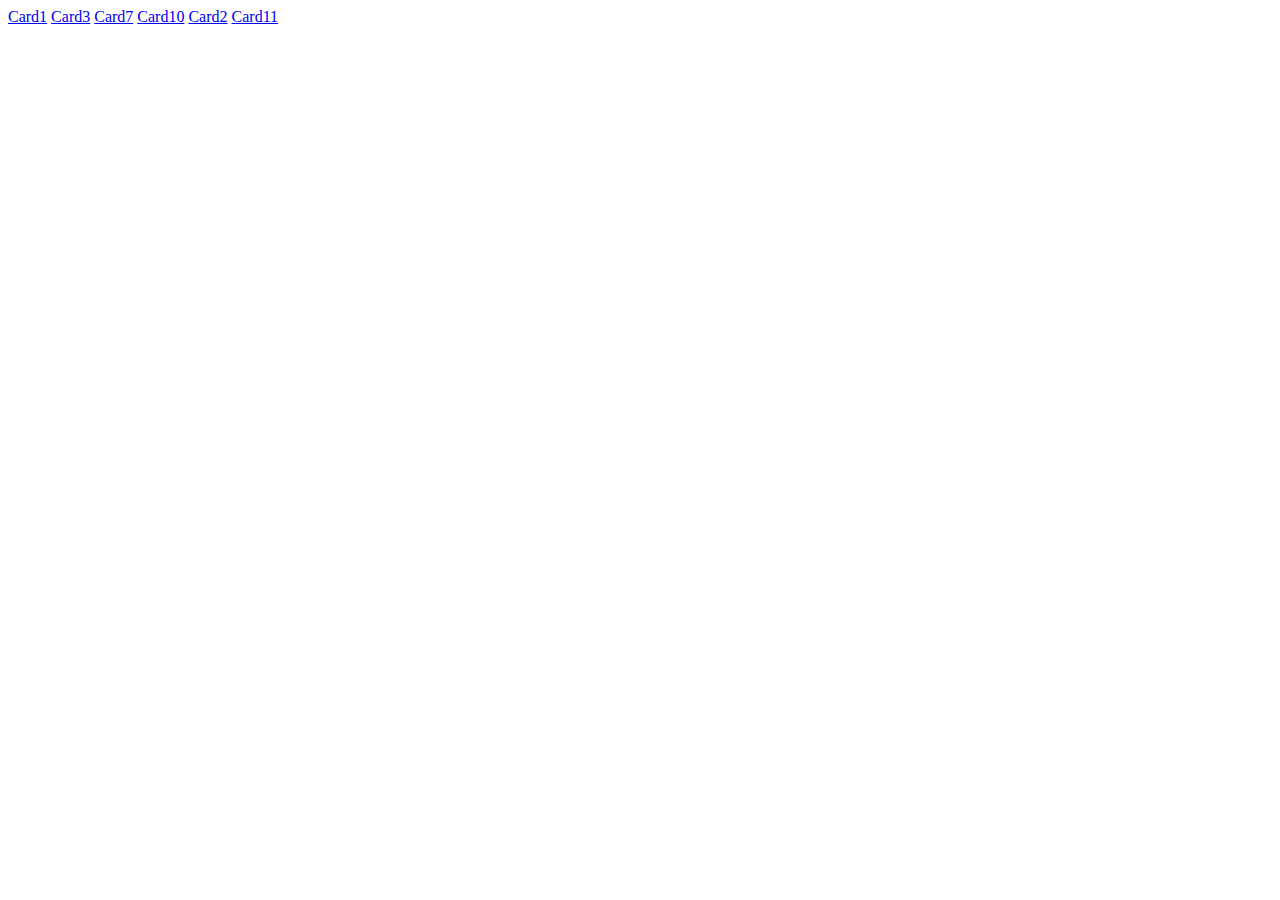
<file: Index.html>
<!DOCTYPE html>
<html lang="en">
<head>
    <meta charset="UTF-8">
    <meta name="viewport" content="width=device-width, initial-scale=1.0">
    <title>CSS 1-Figma</title>
    <link rel="icon" href="./img/Figma icon.png">
    <link rel="stylesheet" href="./CSS/index.css">
</head>
<body>
    <a href="Card1.html">Card1</a>
    <a href="Card3.html">Card3</a>
    <a href="Card7.html">Card7</a>
    <a href="Card10.html">Card10</a>
    <a href="Card2.html">Card2</a>
    <a href="Card11.html">Card11</a>

</body>
</html>
</file>
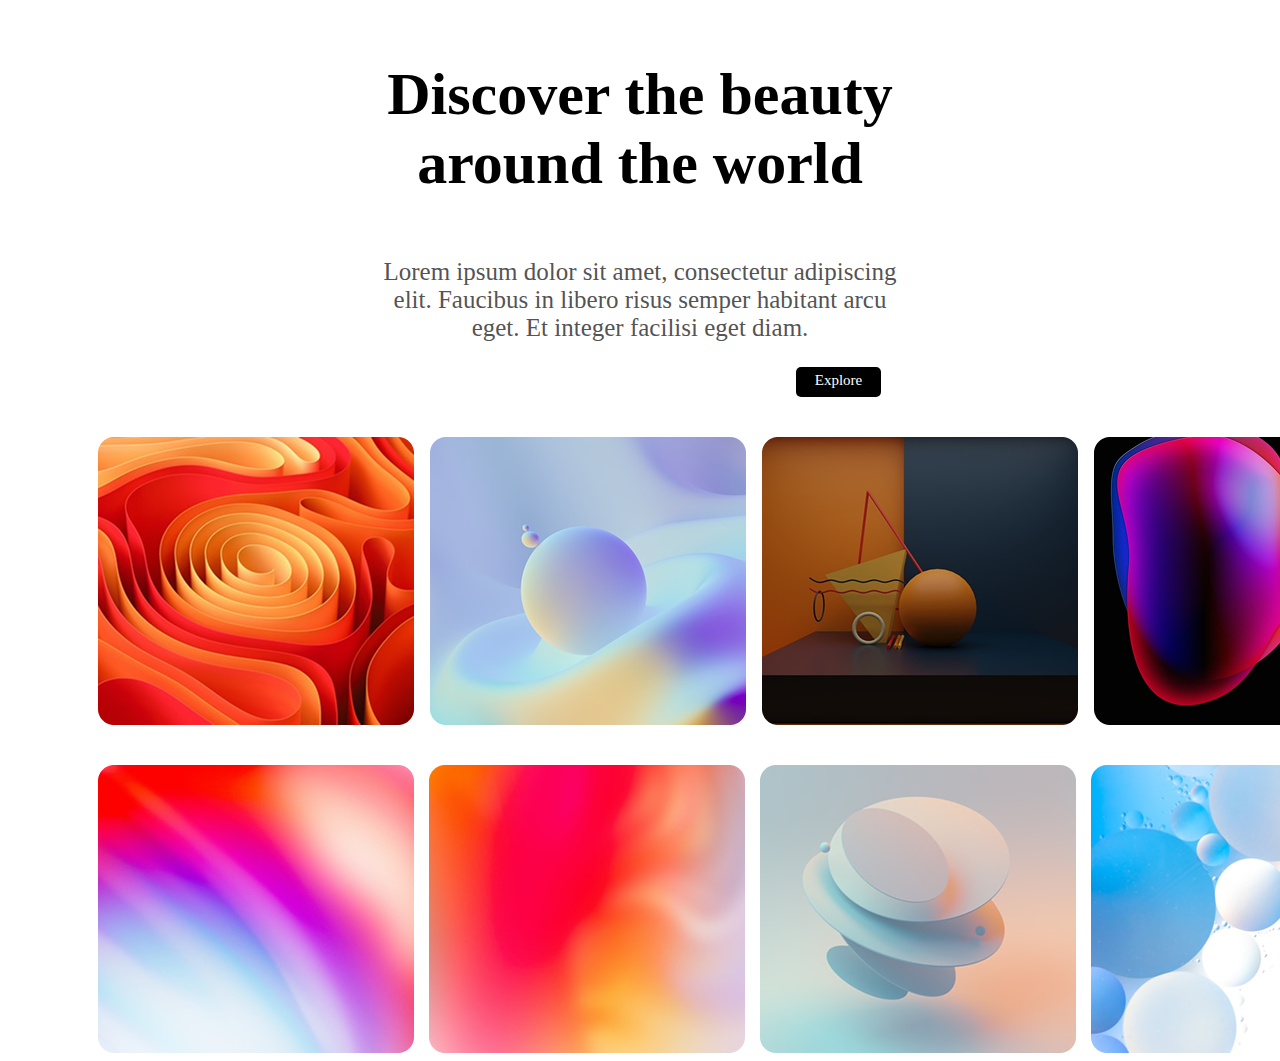
<file: Card1.html>
<!DOCTYPE html>
<html lang="en">
<head>
    <meta charset="UTF-8">
    <meta name="viewport" content="width=device-width, initial-scale=1.0">
    <title>Card1</title>
    <link rel="stylesheet" href="./CSS/index.css">
</head>
<body>
    <div class="work1">
        <div class="work2">
            <p class="work3"><b>Discover the beauty <br>around the world </b></p> 
            <p class="work4">Lorem ipsum dolor sit amet, consectetur adipiscing <br>elit. Faucibus in libero risus semper habitant arcu <br>eget. Et integer facilisi eget diam.</p>
            <p class="work5">Explore</p>
        </div>
        <div class="work6">
            <div class="work7">
                <img src="./img/1.png" alt="img1" class="img1">
                <img src="./img/3.png" alt="img2" class="img1">
                <img src="./img/Rectangle 4 (1).png" alt="img3" class="img1">
                <img src="./img/4.png" alt="img4" class="img1">
            </div>
            <div class="work8">
                <img src="./img/img5.png" alt="img5" class="img2">
                <img src="./img/img6.png" alt="img6" class="img2">
                <img src="./img/img7.png" alt="img7" class="img2">
                <img src="./img/img8.png" alt="img8" class="img2">
            </div>
        </div>
    </div>
</body>
</html>
</file>
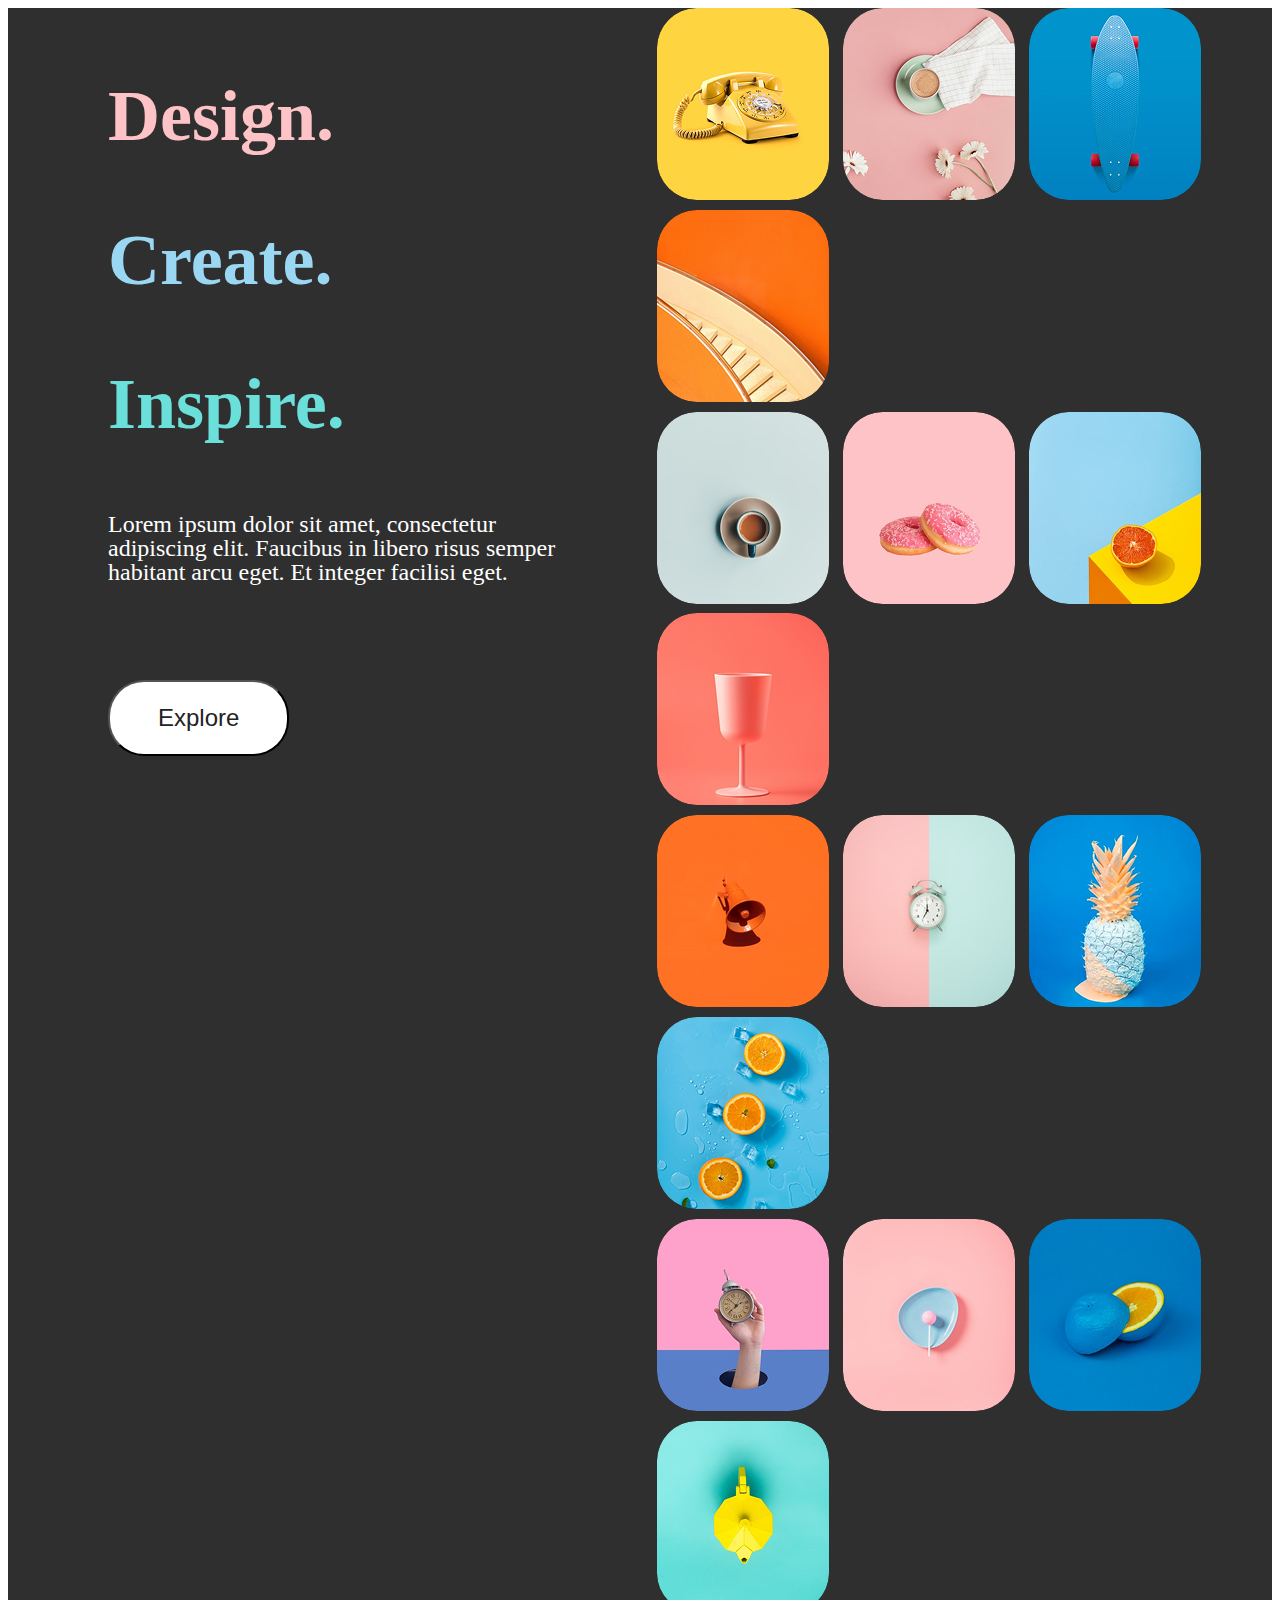
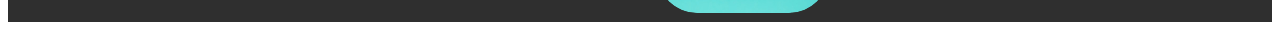
<file: Card10.html>
<!DOCTYPE html>
<html lang="en">
<head>
    <meta charset="UTF-8">
    <meta name="viewport" content="width=device-width, initial-scale=1.0">
    <title>Card10</title>
    <link rel="stylesheet" href="./CSS/index.css">
</head>
<body>
     <div class="work47">
        <div class="work44" >
            <p class="work41"><b>Design.</b></p>
            <p class="work42"><b>Create.</b></p>
            <p class="work43"><b>Inspire.</b></p>
            <p class="work45">Lorem ipsum dolor sit amet, consectetur adipiscing elit. Faucibus in libero risus semper habitant arcu eget. Et integer facilisi eget.</p>
            <button class="work46">Explore</button>
        </div>
        <div class="work50">
           <div class="work49">
            <img src="./img/Nkar" alt="pictur41" class="work48">
            <img src="./img/Nkar2.png" alt="pictur42"  class="work48">
            <img src="./img/Nkar3.png" alt="pictur43"  class="work48">
            <img src="./img/Nkar4.png" alt="pictur44"  class="work48">
           </div> 
           <div class="work49">
            <img src="./img/Nkar5.png" alt="pictur5" class="work48">
            <img src="./img/Nkar6.png" alt="pictur6" class="work48">
            <img src="./img/Nkar7.png" alt="pictur7" class="work48">
            <img src="./img/Nkar8.png" alt="pictur8" class="work48">
           </div>
           <div class="work49">
            <img src="./img/Nkar9.png" alt="pictur9" class="work48">
            <img src="./img/Nkar10.png" alt="pictur10" class="work48">
            <img src="./img/Nkar11.png" alt="pictur11" class="work48">
            <img src="./img/Nkar12.png" alt="pictur12" class="work48">
           </div>
           <div class="work49">
            <img src="./img/Nkar13.png" alt="pictur13" class="work48">
            <img src="./img/Nkar14.png" alt="pictur14" class="work48">
            <img src="./img/Nkar15.png" alt="pictur15" class="work48">
            <img src="./img/Nkar16.png" alt="pictur16" class="work48">
           </div>
        </div>
    </div>

</body>
</html>
</file>
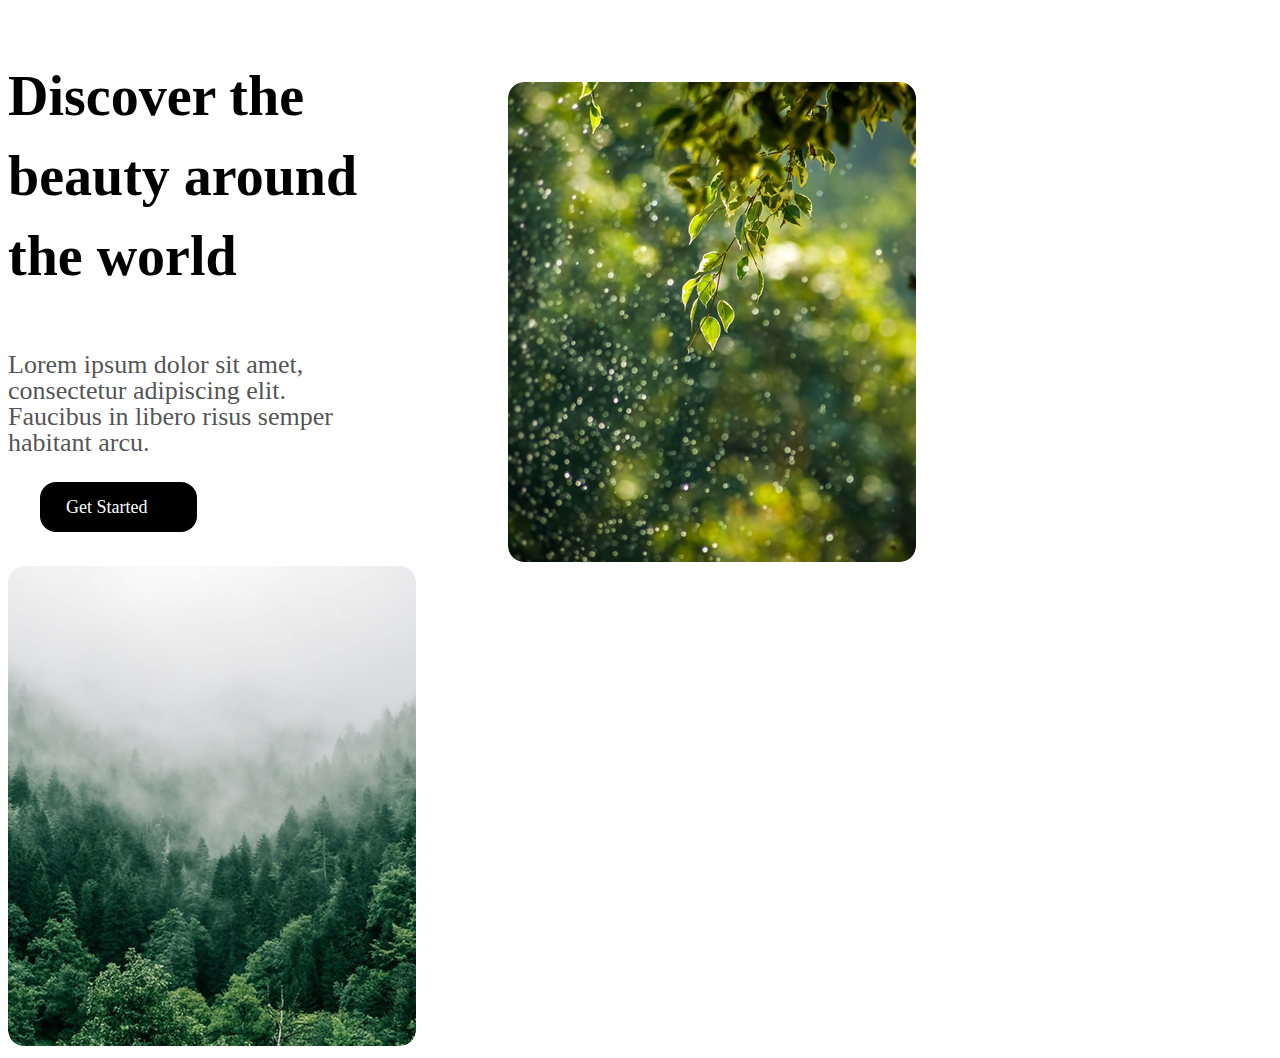
<file: Card2.html>
<!DOCTYPE html>
<html lang="en">
<head>
    <meta charset="UTF-8">
    <meta name="viewport" content="width=device-width, initial-scale=1.0">
    <link rel="stylesheet" href="./CSS/index.css">
    <title>Card2</title>
</head>
<body>
    <div class="work51">
        <div class="work52">
            <p class="work53"><b>Discover the <br> beauty around <br>the world</b></p>
            <p class="work54">Lorem ipsum dolor sit amet,<br> consectetur adipiscing elit. <br> Faucibus in libero risus semper <br> habitant arcu.</p>
        </div>
        <div class="work55">
            <p class="work56">Get Started</p>
        </div>
    </div>
    <div class="work57">
        <img src="./img/Nkar50.png" alt="img50" class="img50">
        <img src="./img/Nkar51.png" alt="img51" class="img51">
    </div>
</body>
</html>
</file>
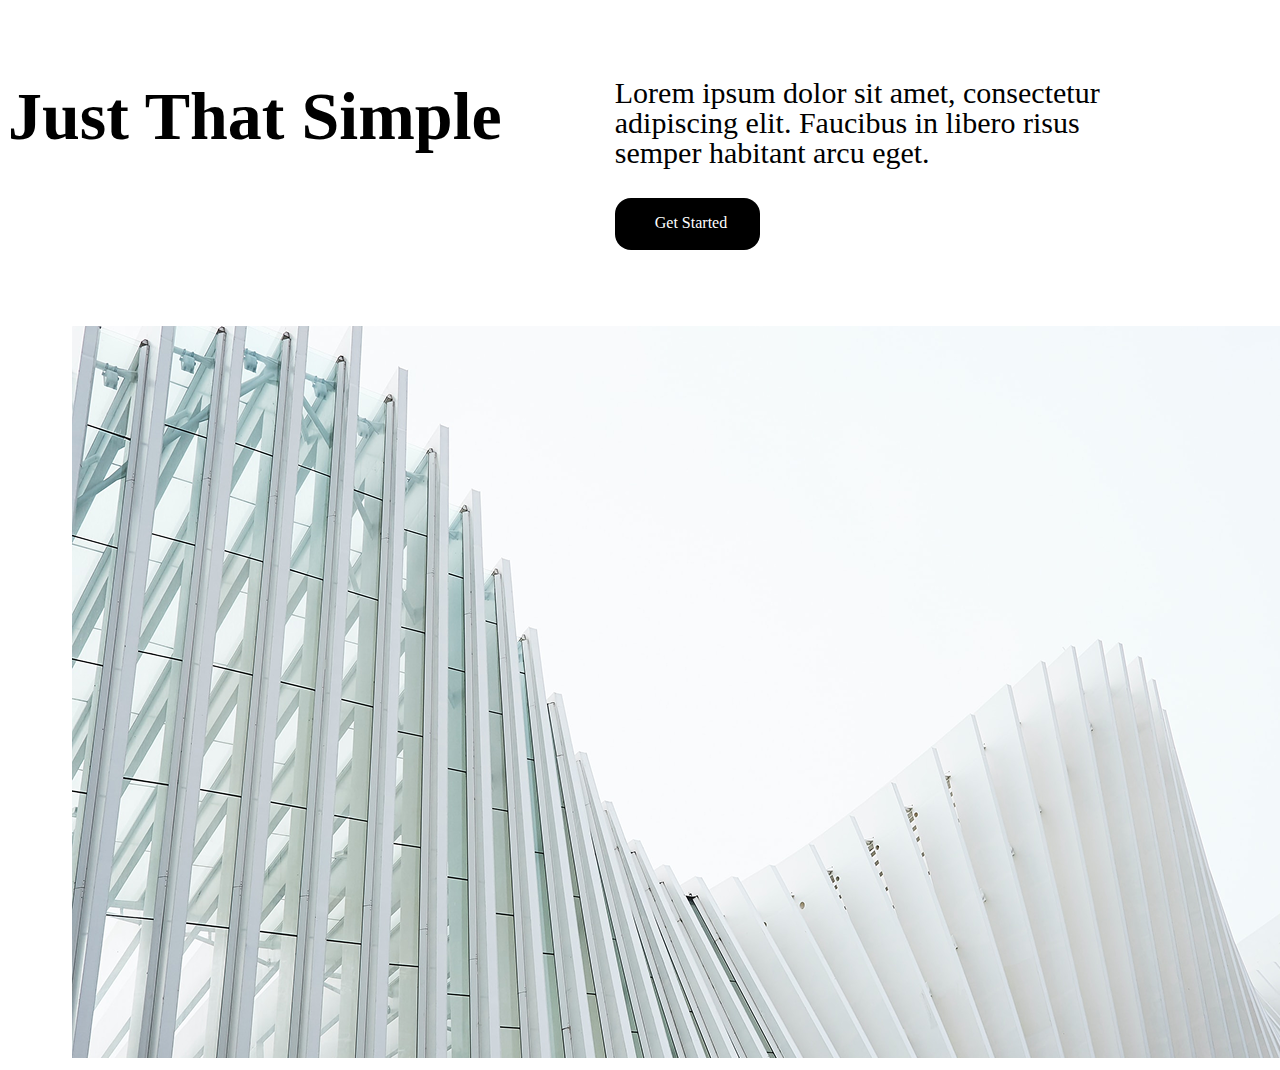
<file: Card3.html>
<!DOCTYPE html>
<html lang="en">
<head>
    <meta charset="UTF-8">
    <meta name="viewport" content="width=device-width, initial-scale=1.0">
    <title>Card3</title>
    <link rel="stylesheet" href="./CSS/index.css">
</head>
<body>
    <div class="work20">
        <p class="work21"><b>Just That Simple</b></p>
        <div class="work22"> 
     <p class="work23">Lorem ipsum dolor sit amet, consectetur <br> adipiscing elit. Faucibus in libero risus <br> semper habitant arcu eget.</p>
     <p class="work24">Get Started</p>
        </div>
       
    </div>
     <img src="./img/hero Image.png" alt="img9" class="img3">
</body>
</html>
</file>
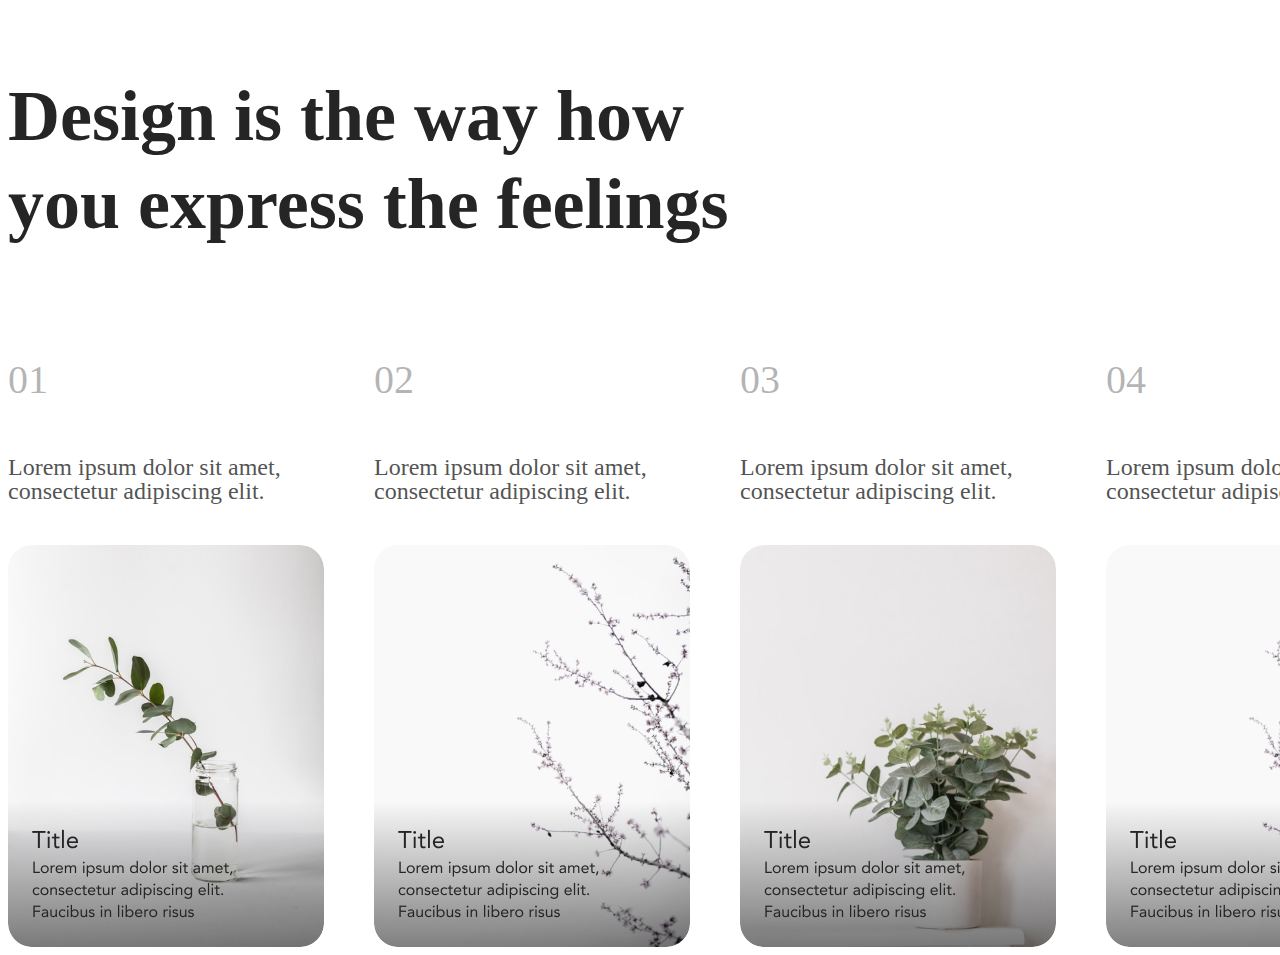
<file: Card7.html>
<!DOCTYPE html>
<html lang="en">
<head>
    <meta charset="UTF-8">
    <meta name="viewport" content="width=device-width, initial-scale=1.0">
    <title>Card7</title>
    <link rel="stylesheet" href="./CSS/index.css">
</head>
<body>
     <div>
        <p class="work31"><b>Design is the way how <br>you express the feelings</b></p>
        <div class="work39">
            <div>
                <p class="work32">01</p>
                <p class="work33">Lorem ipsum dolor sit amet, consectetur adipiscing elit.</p>
                <div class="work38">
                    <img src="./img/Frame 14176.png" alt="pictur1" class="work34">
                    
                </div>
            </div>
            <div>
                <p class="work32">02</p>
                 <p class="work33">Lorem ipsum dolor sit amet, consectetur adipiscing elit.</p>
                 <div class="work38">
                    <img src="./img/Frame 14176 (1).png" alt="pictur2" class="work34">
                    
                </div>
            </div>
            <div>
                <p class="work32">03</p>
                 <p class="work33">Lorem ipsum dolor sit amet, consectetur adipiscing elit.</p>
                 <div class="work38">
                    <img src="./img/Frame 14172(2).png" alt="pictur2" class="work34">
                    
                </div>
            </div>
               <div>
                <p class="work32">04</p>
                 <p class="work33">Lorem ipsum dolor sit amet, consectetur adipiscing elit.</p>
                 <div class="work38">
                    <img src="./img/Frame 14174 (1) — копия.png" alt="pictur2" class="work34">
                   
                </div>
            </div>
        </div>
    </div>
</body>
</html>
</file>
<file: CSS/index.css>
.work2{
    text-align: center;
    margin: 5px;
}
.work3{
    font-size: 60px;
}
.work4{
     color: rgba(37, 37, 37, 0.8);
     font-size: 25px;
}
.work5{
    color: white;
    background-color: black;
    height: 25px;
    width: 75px;
    border-radius: 5px;
    font-size: 15px;
    margin-left: 87vh;
    padding-left: 5px;
    padding-top: 5px;
    padding-right: 5px;
}
.img1{
    height: 288px;
    width: 316px;
}
.img1:hover{
    height: 288px;
    width: 316px;
    opacity: 0.5;
}
.work7{
    display: flex;
    gap: 16px;
    width: 1,312px;
    height: 288px;
   margin-left: 90px;
   margin-top: 40px;
}
.work8{
    display: flex;
    gap: 15px;
    width: 1,312px;
    height: 288px;
   margin-left: 90px;
   margin-top: 40px;
}
.work6{
    gap: 15px;
}
.img1 :hover{
    opacity: 1;
}
.img2{
    height: 288px;
    width: 316px;
}
.img2:hover{
    height: 288px;
    width: 316px;
    opacity: 0.5;
}
.work21{
    font-size: 68px;
    letter-spacing: 0%;
    line-height: 80px;
}
.work20{
    display: flex;
    gap: 113px;
  
}
.work23{
  font-size: 30px;
    line-height: 100%;
    letter-spacing: 0%;
    font-weight: 400;
    margin-top: 70px;
}
.work24{
    color: white;
    background-color: black;
    width: 80px;
    height: 20px;
    border-radius: 16px;
    padding-bottom: 16px;
    padding-right: 25px;
    padding-top: 16px;
    padding-left:40px ;
}
.img3{
    width: 1,313px;
    height: 732px;
    margin-top: 60px;
    margin-left: 64px;
}
.work31{
    width: 833px;
    height: 176px;
    top: 64px;
    left: 64px;
    font-size: 72px;
    line-height: 88px;
    letter-spacing: 0%;
    color: #252525;
}
.work32{
    color: #25252559;
    width: 316px;
    height: 55px;
    font-size: 40px;
    line-height: 100%;
    letter-spacing: 0%;
}
.work33{
    width: 316px;
    height: 66px;
    font-size: 24px;
    line-height: 100%;
    letter-spacing: 0%;
    color: #252525CC;
}
.work34{
    width: 316px;
    height: 402px;
    border-radius: 24px;
   
  display: block;
}
.work35{
    width: 48px;
    height: 33px;
    font-size: 24px;
    line-height: 100%;
    letter-spacing: 0%;
    color: #252525;
}
.work36{
    width: 213px;
    height: 66px;
    font-size: 16px;
    line-height: 100%;
    letter-spacing: 0%;
    color: #252525;
}
.work38{
    position: relative;
}
.work39{
    display: flex;
    gap: 50px;

}
.work41{
    color: #FEC3C7;
    /* width: 370px;
    height: 324px; */
    font-size: 72px;
    line-height: 100%;
    letter-spacing: 0%;
}
.work42{
    color: #9AD7F3;
    /* width: 370px;
    height: 324px; */
    font-size: 72px;
    line-height: 100%;
    letter-spacing: 0%;
}
.work43{
     /* width: 370px;
    height: 324px; */
    font-size: 72px;
    line-height: 100%;
    letter-spacing: 0%;
    color: #6BDFDA;
}
.work44{
    left: 132px;
    gap: 24px;
    top: 169px;
    width: 449px;
    height: 582px;
    margin-left: 100px;
}
.work45{
  font-size: 24px;
  line-height: 100%;
    letter-spacing: 0%;
    color: #FFFFFF;
    width: 449px;
    height: 144px;
}
.work46{

    border-radius: 36px;
    padding-left: 48px;
    padding-bottom:24px ;
    padding-right: 48px;
    padding-top: 24px;
    gap: 10px;
    background-color: #FFFFFF;
    color: #232323;
    font-size: 24px;
    line-height: 100%;
    letter-spacing: 0%;
}
.work47{
    display: flex;
    gap: 100px;
    background-color:#2F2F2F;
}
.work48{
    width: 172px;
    height: 192px;
    border-radius: 40px;
}
.work48:hover{
    opacity: 0.5;
}
.work50{
    flex-direction: column;
    
}
.work49{
   line-height: 1.8;
   letter-spacing: 10px;
}
.work53{
    font-size: 56px;
    line-height: 80px;
    letter-spacing: 0%;
}
.work54{
    color: rgba(37, 37, 37, 0.8);
    font-size: 26px;
    line-height: 100%;
    letter-spacing: 0%;
}
.work55{
    background-color: black;
    border-radius: 16px;
    height: 50px;
    width: 157px;
    gap: 10px;
    margin-top: 16px;
    margin-left: 32px;
    margin-bottom: 16px;
    margin-right: 32px;
}
.work56{
    color: white;
    font-size: 18px;
    line-height: 18px;
    letter-spacing: 0%;
    padding-top: 16px;
    padding-left: 26px;
}
.work57{
    position: relative;
}
.img50{
    width: 408px;
    height: 480px;
    border-radius: 16px;
    margin-left: 500px;
    margin-top: -500px;
}
.img51{
    height: 480px;
    width: 408px;
    border-radius: 16px;
}
.work61{
    width: 464px;
    height: 240px;
    font-size: 64px;
    line-height: 80px;
    letter-spacing: 0%;
    color: #363031;
}
.work62{
    width: 412px;
    height: 128px;
    font-size: 24px;
    line-height: 100%;
    letter-spacing: 0%;
    color: #363031;
}
.work63{
    padding: 32px;
}
.work64{
    width: 179px;
    height: 66px;
    border-radius: 36px;
    gap: 10px;
    padding-left:48px ;
    padding-bottom:24px ;
    padding-right:48px ;
    padding-top: 24px;
    background-color: #A36A4F;
    font-size: 24px;
    line-height: 18px;
    letter-spacing: 0%;
    color: #FFFFFF;
}
.work65{
    display: flex;
    gap: 150px;
}
.work66{
    width: 440px;
    height: 440px;
    top: 64px;
    left: 730px;
    border-radius: 100%;
}
.work67{
    width: 312px;
    height: 312px;
    top: 100px;
    right: 200px;
    border-radius: 100%;
    position: relative;
}
.work68{
    width: 878px;
    height: 188px;
    border-radius: 80px;
    padding-left:96px ;
    padding-bottom:24px ;
    padding-right:96px ;
    padding-top: 24px;
    gap: 8px;
    background-color: #ECDAC4;
    margin-left: 300px;
    position: relative;
    top: 100px;
}
.work69{
    display: flex;
    gap: 150px;
    margin-left: 50px;
}
.work70{
    width: 36px;
    height: 36px;
    margin-left: 30px;
}
.work71{
    width: 74px;
    height: 48px;
    font-size: 32px;
    line-height: 100%;
    letter-spacing: 0%;
    color: #363031;
     margin-left: 30px;
}
.work72{
    width: 170px;
    height: 48px;
    font-size: 16px;
    line-height: 100%;
    letter-spacing: 0%;
    color: #363031;
}
.work73{
    flex-direction: column;
    padding: 4px;
}
.work74{
    width: 1600px;
    height: 472px;
    top: 809px;
    background-color: #363032;
}
.work75{
    width: 186px;
    height: 246px;
    border-radius: 16px;

}
.work76{
    width: 168px;
    height: 24px;
    font-size: 16px;
    line-height: 100%;
    letter-spacing: 0%;
    color: #FFFFFF;
}
.work77{
    margin-top: 150px;
}
</file>
